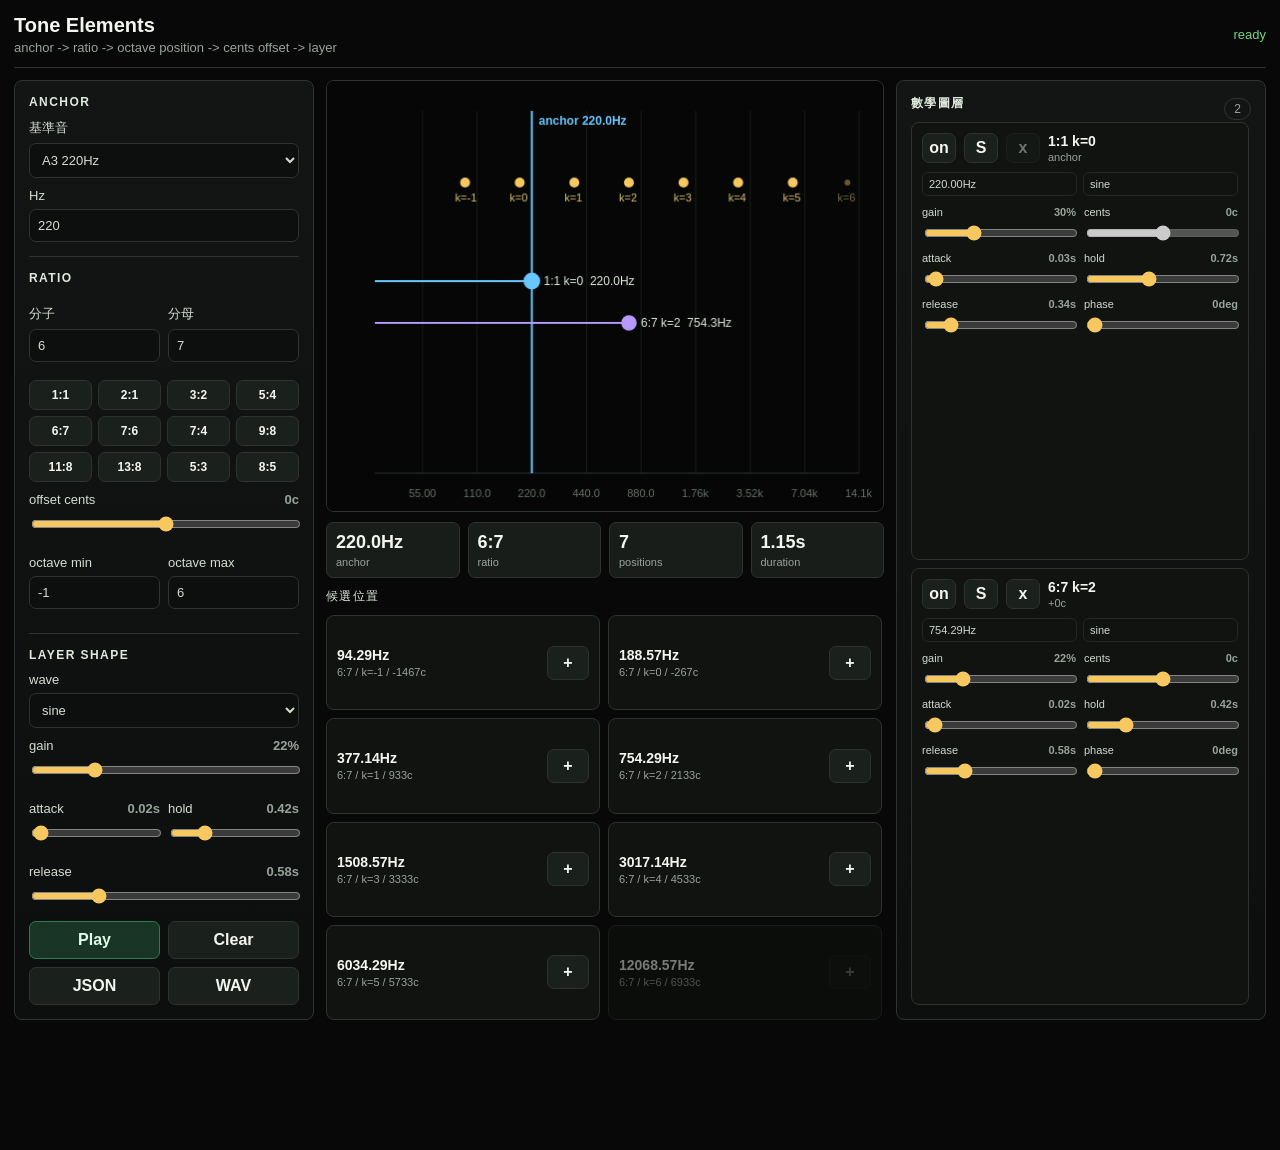
<file: index.html>
<!doctype html>
<html lang="zh-Hant">
<head>
<meta charset="utf-8" />
<meta name="viewport" content="width=device-width,initial-scale=1" />
<meta http-equiv="refresh" content="0; url=./lab/layer-stack-lab.html" />
<title>Tone Elements</title>
<style>
body{margin:0;min-height:100vh;display:grid;place-items:center;background:#080a0e;color:#eef4ff;font-family:-apple-system,BlinkMacSystemFont,"Segoe UI",sans-serif}
a{color:#5cc8ff}
</style>
</head>
<body>
<main>
  <h1>Tone Elements</h1>
  <p>正在開啟比例位置原型。</p>
  <p><a href="./lab/layer-stack-lab.html">如果沒有自動開啟，點這裡。</a></p>
</main>
</body>
</html>
</file>
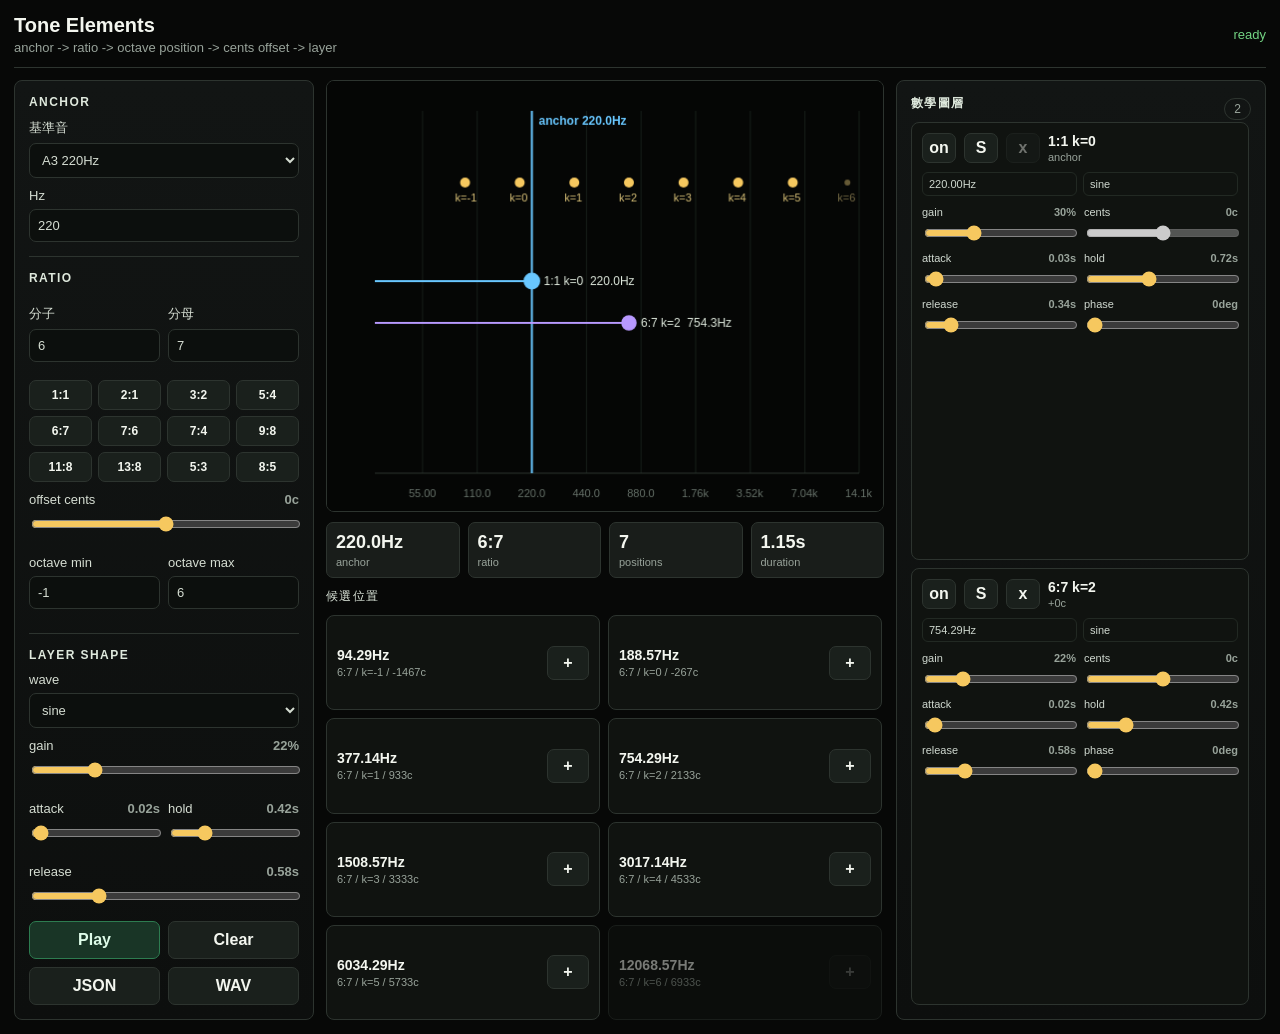
<file: lab/layer-stack-lab.html>
<!doctype html>
<html lang="zh-Hant">
<head>
<meta charset="utf-8" />
<meta name="viewport" content="width=device-width,initial-scale=1" />
<title>Tone Elements - Ratio Position Lab</title>
<link rel="stylesheet" href="./layer-stack-lab.css" />
</head>
<body>
<main class="app">
  <header class="topbar">
    <div>
      <div class="brand">Tone Elements</div>
      <div class="subtitle">anchor -> ratio -> octave position -> cents offset -> layer</div>
    </div>
    <div id="status" class="status">ready</div>
  </header>

  <section class="workspace">
    <aside class="panel builder">
      <h2>Anchor</h2>
      <label class="field">
        <span>基準音</span>
        <select id="anchorPreset"></select>
      </label>
      <label class="field">
        <span>Hz</span>
        <input id="anchorHz" type="number" min="20" max="2000" step="0.01" value="220" />
      </label>

      <div class="divider"></div>
      <h2>Ratio</h2>
      <div class="field-grid">
        <label class="field">
          <span>分子</span>
          <input id="numerator" type="number" min="1" max="64" step="1" value="6" />
        </label>
        <label class="field">
          <span>分母</span>
          <input id="denominator" type="number" min="1" max="64" step="1" value="7" />
        </label>
      </div>
      <div id="ratioPresets" class="preset-grid"></div>
      <label class="field">
        <span>offset cents <b id="offsetReadout">0c</b></span>
        <input id="offsetCents" type="range" min="-100" max="100" step="1" value="0" />
      </label>
      <div class="field-grid">
        <label class="field">
          <span>octave min</span>
          <input id="octaveMin" type="number" min="-6" max="10" step="1" value="-1" />
        </label>
        <label class="field">
          <span>octave max</span>
          <input id="octaveMax" type="number" min="-6" max="10" step="1" value="6" />
        </label>
      </div>

      <div class="divider"></div>
      <h2>Layer Shape</h2>
      <label class="field">
        <span>wave</span>
        <select id="wave">
          <option value="sine">sine</option>
          <option value="triangle">triangle</option>
          <option value="square">square</option>
          <option value="sawtooth">sawtooth</option>
        </select>
      </label>
      <label class="field">
        <span>gain <b id="gainReadout">22%</b></span>
        <input id="gain" type="range" min="0" max="100" value="22" />
      </label>
      <div class="field-grid">
        <label class="field">
          <span>attack <b id="attackReadout">0.02s</b></span>
          <input id="attack" type="range" min="1" max="80" value="2" />
        </label>
        <label class="field">
          <span>hold <b id="holdReadout">0.42s</b></span>
          <input id="hold" type="range" min="1" max="180" value="42" />
        </label>
      </div>
      <label class="field">
        <span>release <b id="releaseReadout">0.58s</b></span>
        <input id="release" type="range" min="2" max="240" value="58" />
      </label>

      <div class="transport">
        <button id="play" class="primary">Play</button>
        <button id="clear">Clear</button>
        <button id="json">JSON</button>
        <button id="wav">WAV</button>
      </div>
    </aside>

    <section class="stage">
      <canvas id="frequencyMap" width="980" height="520" aria-label="Frequency map"></canvas>
      <div class="summary">
        <div><b id="sumAnchor">--</b><span>anchor</span></div>
        <div><b id="sumRatio">--</b><span>ratio</span></div>
        <div><b id="sumCandidates">--</b><span>positions</span></div>
        <div><b id="sumDuration">--</b><span>duration</span></div>
      </div>
      <section class="candidate-panel">
        <div class="section-title">候選位置</div>
        <div id="candidateList" class="candidate-list"></div>
      </section>
    </section>

    <aside class="panel layers-panel">
      <div class="panel-title-row">
        <h2>數學圖層</h2>
        <span id="layerCount" class="pill">0</span>
      </div>
      <section id="layerList" class="layer-list"></section>
    </aside>
  </section>
</main>

<script src="../src/ratio-position/model.js"></script>
<script src="../src/ratio-position/audio.js"></script>
<script src="../src/ratio-position/visualizer.js"></script>
<script src="../src/ratio-position/app.js"></script>
</body>
</html>
</file>
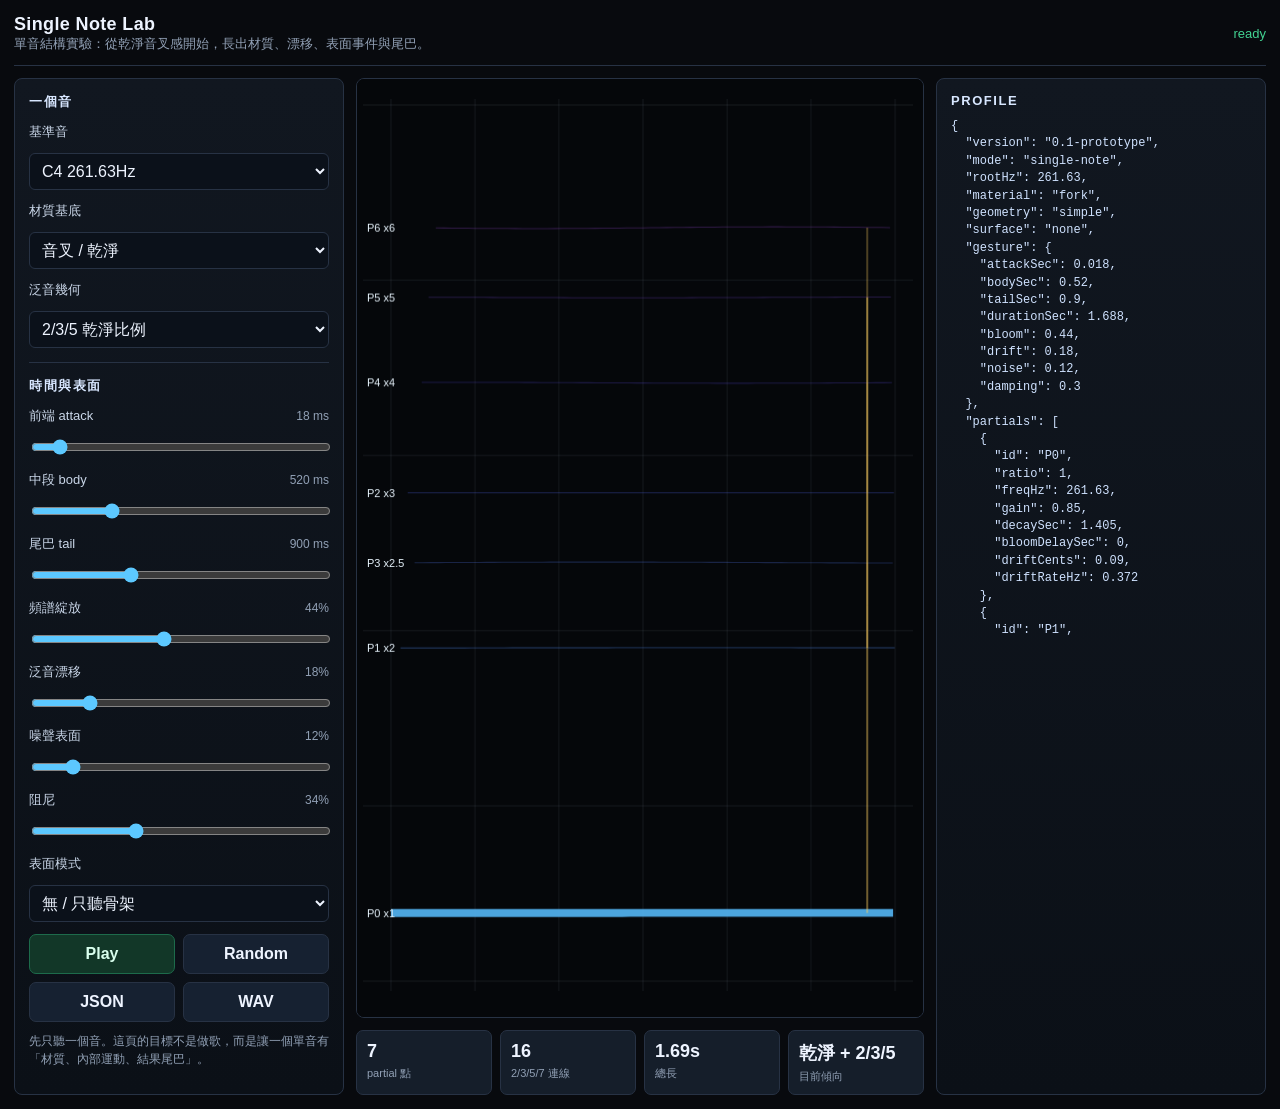
<file: lab/single-note-lab.html>
<!doctype html>
<html lang="zh-Hant">
<head>
<meta charset="utf-8" />
<meta name="viewport" content="width=device-width,initial-scale=1" />
<title>Single Note Lab</title>
<link rel="stylesheet" href="./single-note-lab.css" />
</head>
<body>
<main class="app">
  <header class="top">
    <div>
      <div class="brand">Single Note Lab</div>
      <div class="tag">單音結構實驗：從乾淨音叉感開始，長出材質、漂移、表面事件與尾巴。</div>
    </div>
    <div id="status" class="status">ready</div>
  </header>

  <section class="grid">
    <aside class="panel controls">
      <h2>一個音</h2>
      <div class="row"><label for="note">基準音</label><span></span></div>
      <select id="note">
        <option value="196">G3 196Hz</option>
        <option value="220">A3 220Hz</option>
        <option value="261.63" selected>C4 261.63Hz</option>
        <option value="329.63">E4 329.63Hz</option>
        <option value="440">A4 440Hz</option>
      </select>

      <div class="row"><label for="material">材質基底</label><span></span></div>
      <select id="material">
        <option value="fork">音叉 / 乾淨</option>
        <option value="crystal">水晶 / 高頻乾淨</option>
        <option value="metal">金屬 / 長尾泛音</option>
        <option value="leather">皮革 / 彈性阻尼</option>
        <option value="organic">有機 / 溫厚不穩</option>
      </select>

      <div class="row"><label for="geometry">泛音幾何</label><span></span></div>
      <select id="geometry">
        <option value="simple">2/3/5 乾淨比例</option>
        <option value="seven">7 系古怪比例</option>
        <option value="bell">鐘狀非整數</option>
        <option value="sparse">稀疏單純</option>
      </select>

      <div class="split"></div>
      <h2>時間與表面</h2>
      <div class="row"><label for="attack">前端 attack</label><span id="attackV" class="value"></span></div>
      <input id="attack" type="range" min="2" max="220" value="18" step="1">
      <div class="row"><label for="body">中段 body</label><span id="bodyV" class="value"></span></div>
      <input id="body" type="range" min="80" max="1800" value="520" step="10">
      <div class="row"><label for="tail">尾巴 tail</label><span id="tailV" class="value"></span></div>
      <input id="tail" type="range" min="80" max="2600" value="900" step="10">
      <div class="row"><label for="bloom">頻譜綻放</label><span id="bloomV" class="value"></span></div>
      <input id="bloom" type="range" min="0" max="100" value="44" step="1">
      <div class="row"><label for="drift">泛音漂移</label><span id="driftV" class="value"></span></div>
      <input id="drift" type="range" min="0" max="100" value="18" step="1">
      <div class="row"><label for="noise">噪聲表面</label><span id="noiseV" class="value"></span></div>
      <input id="noise" type="range" min="0" max="100" value="12" step="1">
      <div class="row"><label for="damping">阻尼</label><span id="dampingV" class="value"></span></div>
      <input id="damping" type="range" min="0" max="100" value="34" step="1">

      <div class="row"><label for="surface">表面模式</label><span></span></div>
      <select id="surface">
        <option value="none">無 / 只聽骨架</option>
        <option value="crystal">水晶閃點</option>
        <option value="fire">火焰片狀生滅</option>
        <option value="lightning">閃電分叉</option>
        <option value="rot">腐化髒尾巴</option>
      </select>

      <div class="buttons">
        <button id="play" class="primary">Play</button>
        <button id="random">Random</button>
        <button id="json">JSON</button>
        <button id="wav">WAV</button>
      </div>
      <p class="hint">先只聽一個音。這頁的目標不是做歌，而是讓一個單音有「材質、內部運動、結果尾巴」。</p>
    </aside>

    <section class="stage">
      <canvas id="viz" width="900" height="540" aria-label="resonance geometry"></canvas>
      <div class="readout">
        <div class="metric"><b id="mPartials">--</b><span>partial 點</span></div>
        <div class="metric"><b id="mRelations">--</b><span>2/3/5/7 連線</span></div>
        <div class="metric"><b id="mDuration">--</b><span>總長</span></div>
        <div class="metric"><b id="mCharacter">--</b><span>目前傾向</span></div>
      </div>
    </section>

    <aside class="panel">
      <h2>profile</h2>
      <pre id="profile"></pre>
    </aside>
  </section>
</main>

<script src="../src/single-note/constants.js"></script>
<script src="../src/single-note/utils.js"></script>
<script src="../src/single-note/profile.js"></script>
<script src="../src/single-note/audio.js"></script>
<script src="../src/single-note/wav.js"></script>
<script src="../src/single-note/visualizer.js"></script>
<script src="../src/single-note/app.js"></script>
</body>
</html>
</file>
<file: lab/layer-stack-lab.css>
:root{
  --bg:#070807;
  --panel:#121514;
  --panel2:#191d1a;
  --ink:#f3f6ef;
  --muted:#98a39a;
  --line:#2d342f;
  --cyan:#69c7ff;
  --gold:#f6c85f;
  --coral:#ff7b6f;
  --green:#73d483;
  --violet:#b899ff;
}
*{box-sizing:border-box}
html,body{margin:0;min-height:100%;background:var(--bg);color:var(--ink);font-family:-apple-system,BlinkMacSystemFont,"Segoe UI",sans-serif}
button,input,select{font:inherit;color:inherit}
button{border:1px solid var(--line);background:#1a201c;border-radius:7px;padding:9px 10px;font-weight:780;cursor:pointer}
button:hover{border-color:#526053}
button:disabled{opacity:.42;cursor:not-allowed}
button.primary{background:#193526;border-color:#2d7c50;color:#defce9}
input,select{width:100%;background:#0c0f0d;border:1px solid var(--line);border-radius:7px;padding:8px}
input[type=range]{padding:0;accent-color:var(--gold)}
.app{min-height:100vh;display:grid;grid-template-rows:auto 1fr;gap:12px;padding:14px}
.topbar{display:flex;align-items:center;justify-content:space-between;gap:12px;border-bottom:1px solid var(--line);padding-bottom:12px}
.brand{font-size:20px;font-weight:880}
.subtitle{margin-top:3px;color:var(--muted);font-size:13px}
.status{color:var(--green);font-size:13px;font-variant-numeric:tabular-nums;white-space:nowrap}
.workspace{display:grid;grid-template-columns:300px minmax(0,1fr) 370px;gap:12px;min-height:0}
.panel{border:1px solid var(--line);background:linear-gradient(180deg,var(--panel),#0d0f0e);border-radius:8px;padding:14px;min-width:0}
h2,.section-title{font-size:12px;margin:0 0 10px;color:#dfe9dd;text-transform:uppercase;letter-spacing:.12em}
.panel-title-row{display:flex;align-items:center;justify-content:space-between;gap:10px}
.pill{border:1px solid var(--line);border-radius:999px;padding:3px 9px;color:var(--muted);font-size:12px;font-variant-numeric:tabular-nums}
.divider{height:1px;background:var(--line);margin:14px 0}
.field{display:grid;gap:6px;margin:10px 0;color:#d5ddd2;font-size:13px}
.field span{display:flex;justify-content:space-between;gap:8px}
.field b{color:var(--muted);font-weight:760;font-variant-numeric:tabular-nums}
.field-grid{display:grid;grid-template-columns:1fr 1fr;gap:8px}
.preset-grid{display:grid;grid-template-columns:repeat(4,1fr);gap:6px;margin:8px 0}
.preset-grid button{padding:7px 6px;font-size:12px;font-variant-numeric:tabular-nums}
.transport{display:grid;grid-template-columns:1fr 1fr;gap:8px;margin-top:14px}
.stage{display:grid;grid-template-rows:minmax(280px,48vh) auto minmax(0,1fr);gap:10px;min-width:0;min-height:0}
canvas{display:block;width:100%;height:100%;border:1px solid var(--line);background:#050605;border-radius:8px}
.summary{display:grid;grid-template-columns:repeat(4,1fr);gap:8px}
.summary div{border:1px solid var(--line);background:var(--panel2);border-radius:7px;padding:9px;min-width:0}
.summary b{display:block;font-size:18px;font-variant-numeric:tabular-nums;white-space:nowrap;overflow:hidden;text-overflow:ellipsis}
.summary span{display:block;margin-top:3px;color:var(--muted);font-size:11px}
.candidate-panel{min-height:0;display:grid;grid-template-rows:auto 1fr}
.candidate-list{display:grid;grid-template-columns:repeat(auto-fit,minmax(190px,1fr));gap:8px;overflow:auto;padding-right:2px}
.candidate-card{border:1px solid var(--line);background:#101310;border-radius:8px;padding:10px;display:grid;grid-template-columns:minmax(0,1fr) auto;gap:8px;align-items:center}
.candidate-card.offrange{opacity:.48}
.candidate-main{min-width:0}
.candidate-main b{display:block;font-size:14px;font-variant-numeric:tabular-nums;white-space:nowrap;overflow:hidden;text-overflow:ellipsis}
.candidate-main span{display:block;margin-top:3px;color:var(--muted);font-size:11px;font-variant-numeric:tabular-nums;white-space:nowrap;overflow:hidden;text-overflow:ellipsis}
.candidate-card button{width:42px;height:34px;padding:0}
.layers-panel{min-height:0;display:grid;grid-template-rows:auto minmax(0,1fr)}
.layer-list{display:grid;gap:8px;overflow:auto;padding-right:2px}
.layer-card{border:1px solid var(--line);background:#101310;border-radius:8px;padding:10px}
.layer-card.disabled{opacity:.5}
.layer-head{display:grid;grid-template-columns:auto auto auto minmax(0,1fr);gap:8px;align-items:center}
.icon-btn{width:34px;height:30px;display:grid;place-items:center;padding:0}
.solo.active{border-color:var(--gold);color:var(--gold)}
.layer-title{min-width:0}
.layer-name{font-size:14px;font-weight:860;white-space:nowrap;overflow:hidden;text-overflow:ellipsis}
.layer-role{font-size:11px;color:var(--muted);margin-top:2px;white-space:nowrap;overflow:hidden;text-overflow:ellipsis}
.layer-meta{display:grid;grid-template-columns:1fr 1fr;gap:6px;margin-top:9px;color:#cfd8cf;font-size:11px;font-variant-numeric:tabular-nums}
.layer-meta span{border:1px solid #222923;border-radius:6px;padding:5px 6px;white-space:nowrap;overflow:hidden;text-overflow:ellipsis}
.layer-controls{display:grid;grid-template-columns:repeat(2,minmax(0,1fr));gap:8px;margin-top:10px}
.mini-field{display:grid;gap:4px;min-width:0;margin:0}
.mini-field span{display:flex;justify-content:space-between;gap:6px;color:#cfd8cf;font-size:11px}
.mini-field b{color:var(--muted);font-weight:700;font-variant-numeric:tabular-nums}
@media(max-width:1180px){
  .workspace{grid-template-columns:1fr}
  .stage{grid-template-rows:380px auto auto}
  .layers-panel{min-height:420px}
}
@media(max-width:680px){
  .app{padding:10px}
  .topbar{align-items:flex-start;flex-direction:column}
  .summary{grid-template-columns:repeat(2,1fr)}
  .field-grid,.layer-meta,.layer-controls{grid-template-columns:1fr}
  .preset-grid{grid-template-columns:repeat(2,1fr)}
  .candidate-list{grid-template-columns:1fr}
}
</file>
<file: lab/single-note-lab.css>
:root{
  --bg:#080a0e;--panel:#111720;--panel2:#151e2a;--line:#273244;--text:#eef4ff;
  --muted:#91a0b5;--soft:#c9d6e8;--green:#42d392;--cyan:#5cc8ff;
}
*{box-sizing:border-box}
body{margin:0;background:var(--bg);color:var(--text);font-family:-apple-system,BlinkMacSystemFont,"Segoe UI",sans-serif}
button,input,select{font:inherit;color:inherit}
.app{min-height:100vh;display:grid;grid-template-rows:auto 1fr;gap:12px;padding:14px}
.top{display:flex;align-items:center;gap:12px;border-bottom:1px solid var(--line);padding-bottom:12px}
.brand{font-weight:850;font-size:18px;letter-spacing:.02em}
.tag{color:var(--muted);font-size:13px}
.status{margin-left:auto;color:var(--green);font-size:13px;font-variant-numeric:tabular-nums}
.grid{display:grid;grid-template-columns:330px minmax(0,1fr) 330px;gap:12px;min-height:0}
.panel{border:1px solid var(--line);background:linear-gradient(180deg,var(--panel),#0b1017);border-radius:8px;padding:14px;min-width:0}
.controls{overflow:auto}
h2{font-size:13px;margin:0 0 10px;color:#d8e7ff;letter-spacing:.12em;text-transform:uppercase}
.row{display:grid;grid-template-columns:1fr auto;align-items:center;gap:10px;margin:12px 0}
.row label{font-size:13px;color:var(--soft)}
.value{min-width:58px;text-align:right;color:var(--muted);font-size:12px;font-variant-numeric:tabular-nums}
input[type=range]{width:100%;accent-color:var(--cyan)}
select{width:100%;background:#0b111a;border:1px solid var(--line);border-radius:6px;padding:8px;color:var(--text)}
.buttons{display:grid;grid-template-columns:1fr 1fr;gap:8px;margin-top:12px}
button{border:1px solid var(--line);background:#162131;border-radius:7px;padding:10px 12px;font-weight:760;cursor:pointer}
button.primary{background:#123728;border-color:#1d6b4b;color:#d9ffee}
button:hover{border-color:#496079}
.stage{display:grid;grid-template-rows:minmax(260px,1fr) auto;gap:12px}
canvas{display:block;width:100%;height:100%;background:#05070a;border:1px solid var(--line);border-radius:8px}
.readout{display:grid;grid-template-columns:repeat(4,1fr);gap:8px}
.metric{border:1px solid var(--line);background:var(--panel2);border-radius:7px;padding:10px;min-width:0}
.metric b{display:block;font-size:18px;font-variant-numeric:tabular-nums;white-space:nowrap;overflow:hidden;text-overflow:ellipsis}
.metric span{display:block;margin-top:4px;color:var(--muted);font-size:11px}
pre{white-space:pre-wrap;word-break:break-word;margin:0;max-height:58vh;overflow:auto;color:#cfe2ff;font-size:12px;line-height:1.45}
.hint{color:var(--muted);font-size:12px;line-height:1.5;margin-top:10px}
.split{height:1px;background:var(--line);margin:14px 0}
@media(max-width:1020px){
  .grid{grid-template-columns:1fr}
  .stage{min-height:430px}
  .controls{overflow:visible}
  .readout{grid-template-columns:repeat(2,1fr)}
}
</file>
